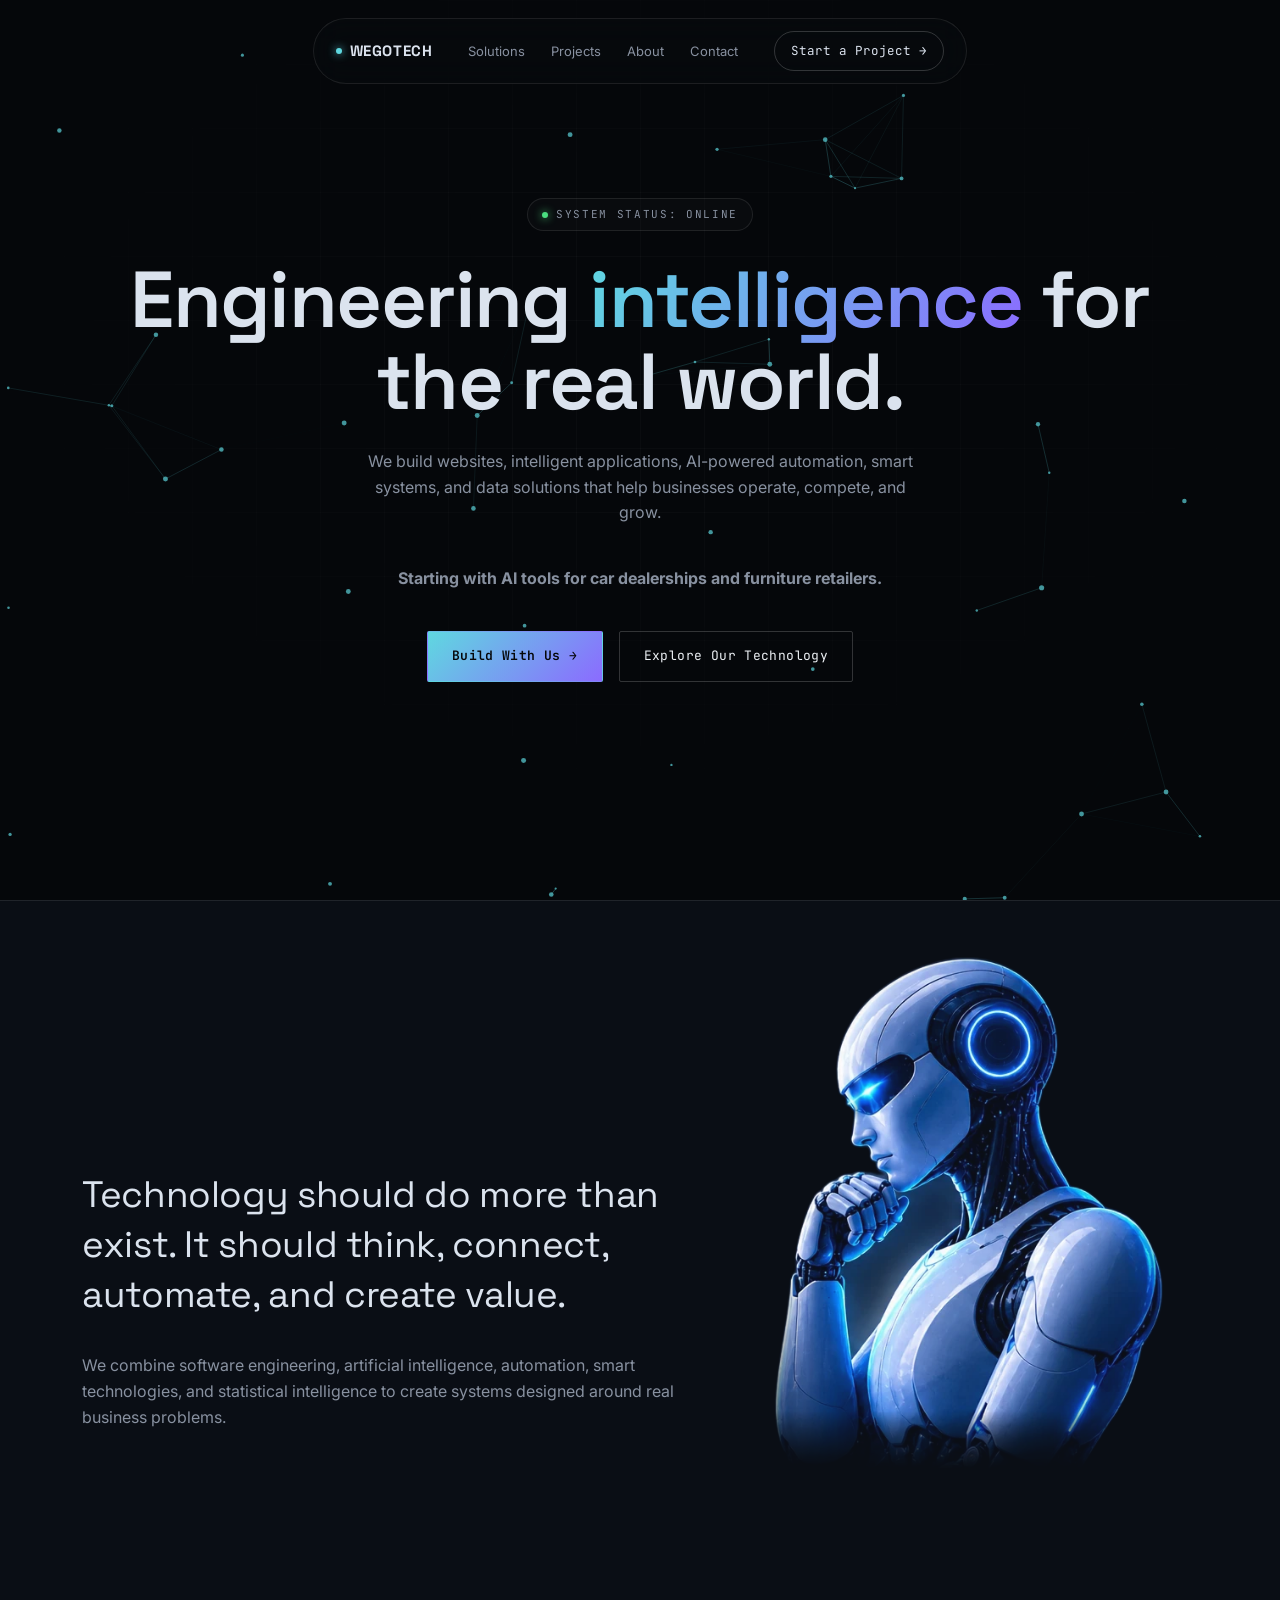
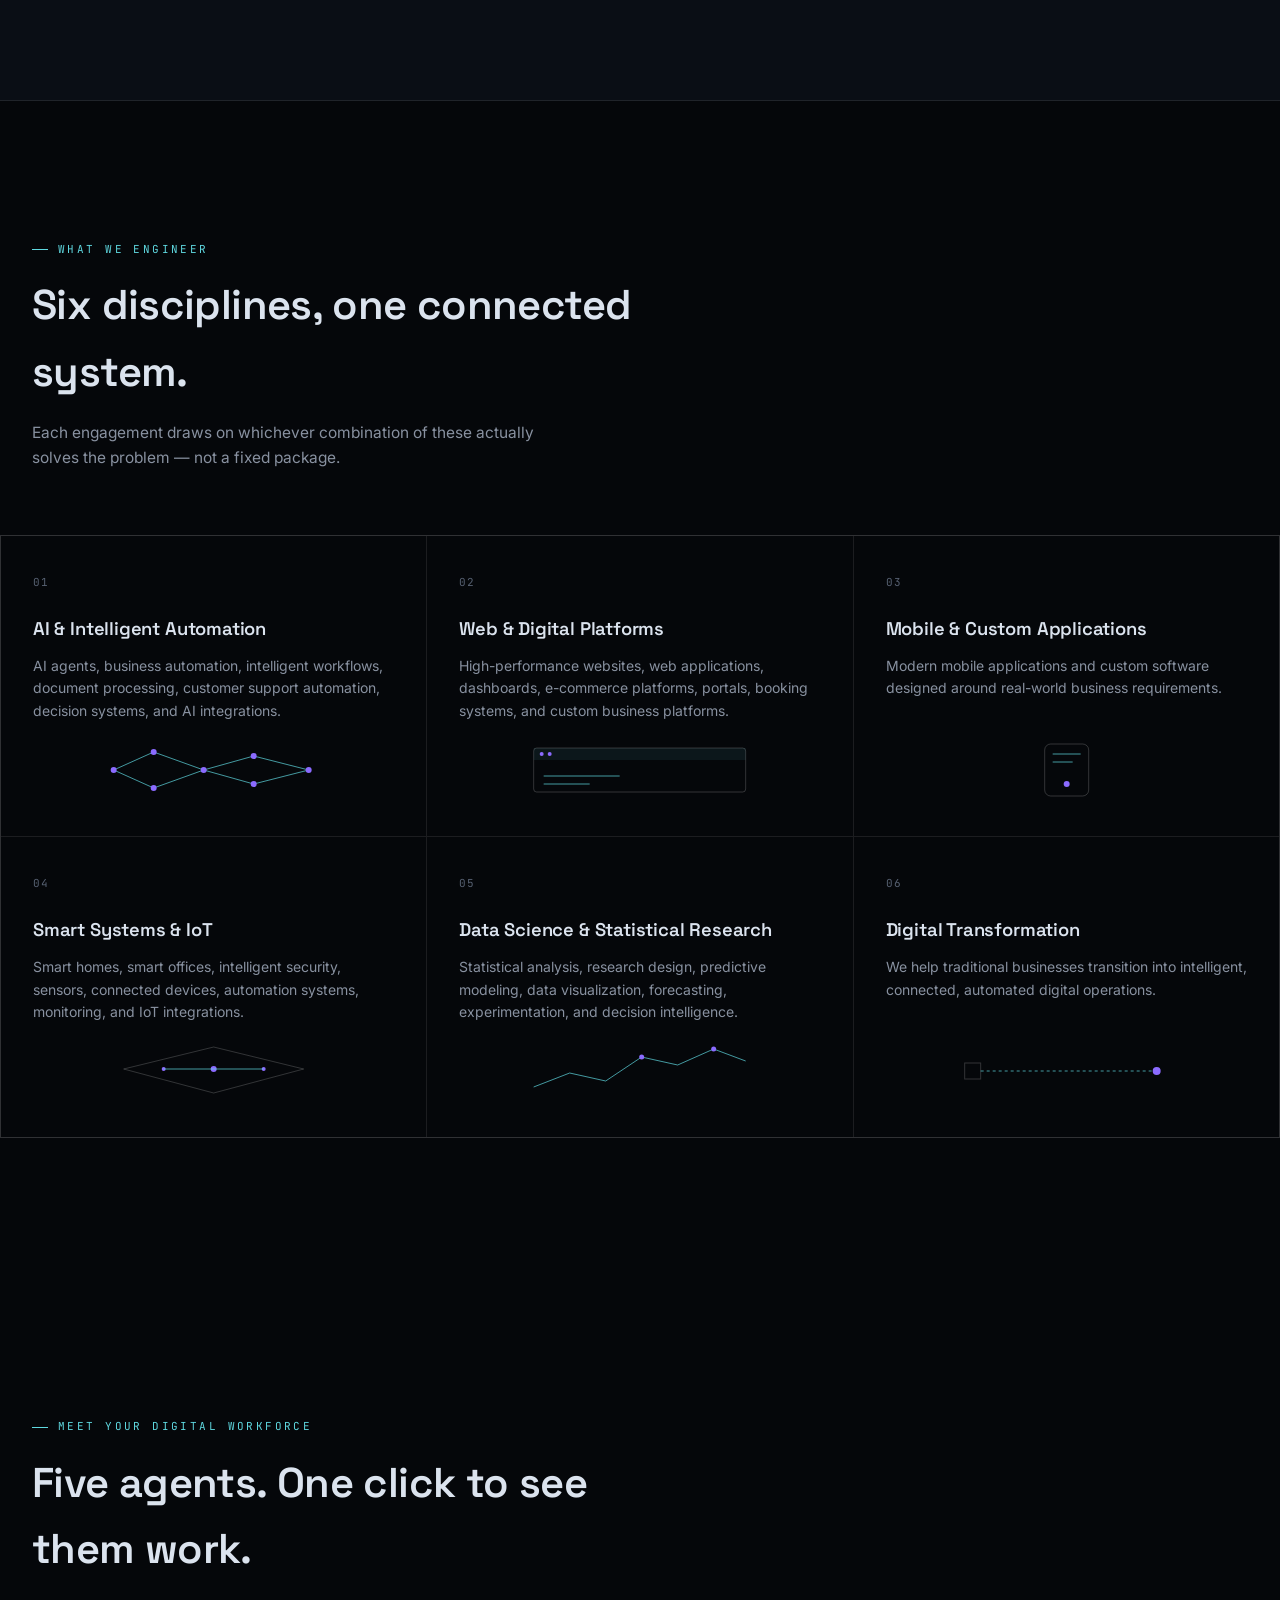
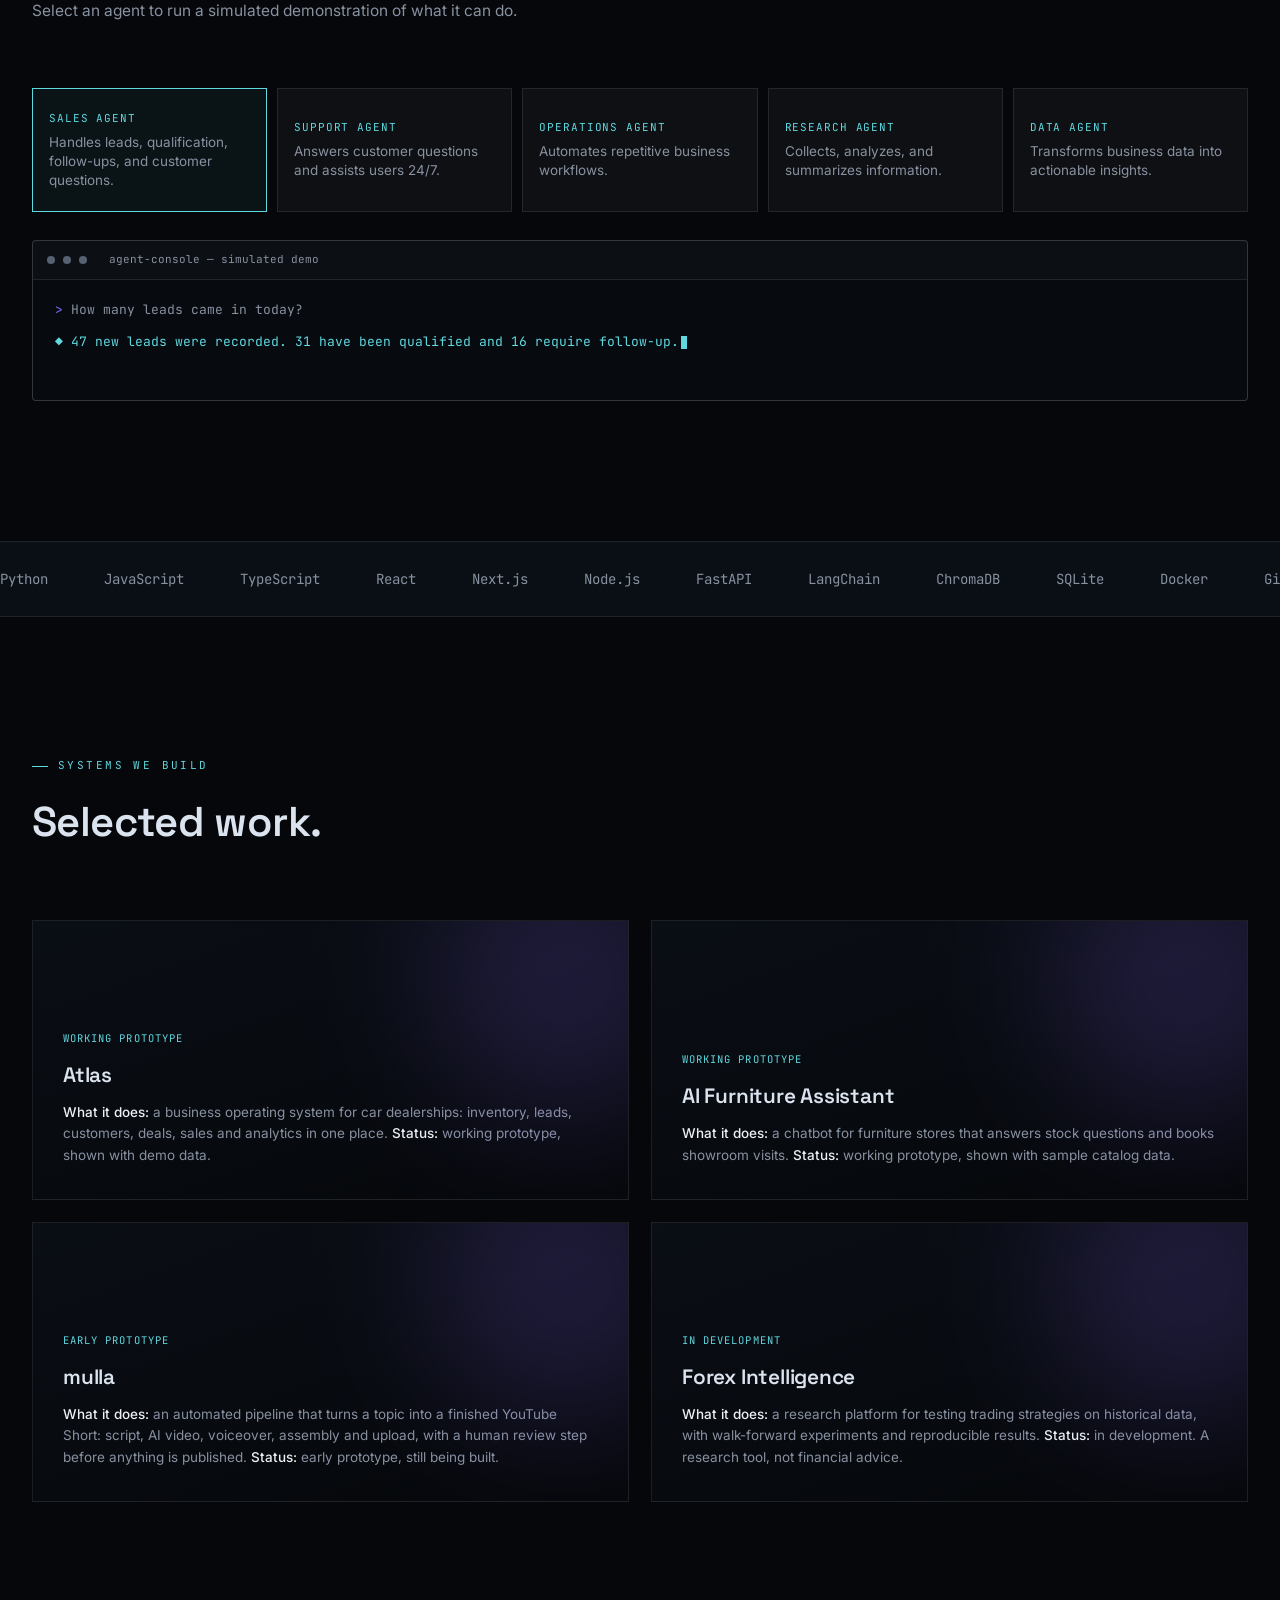
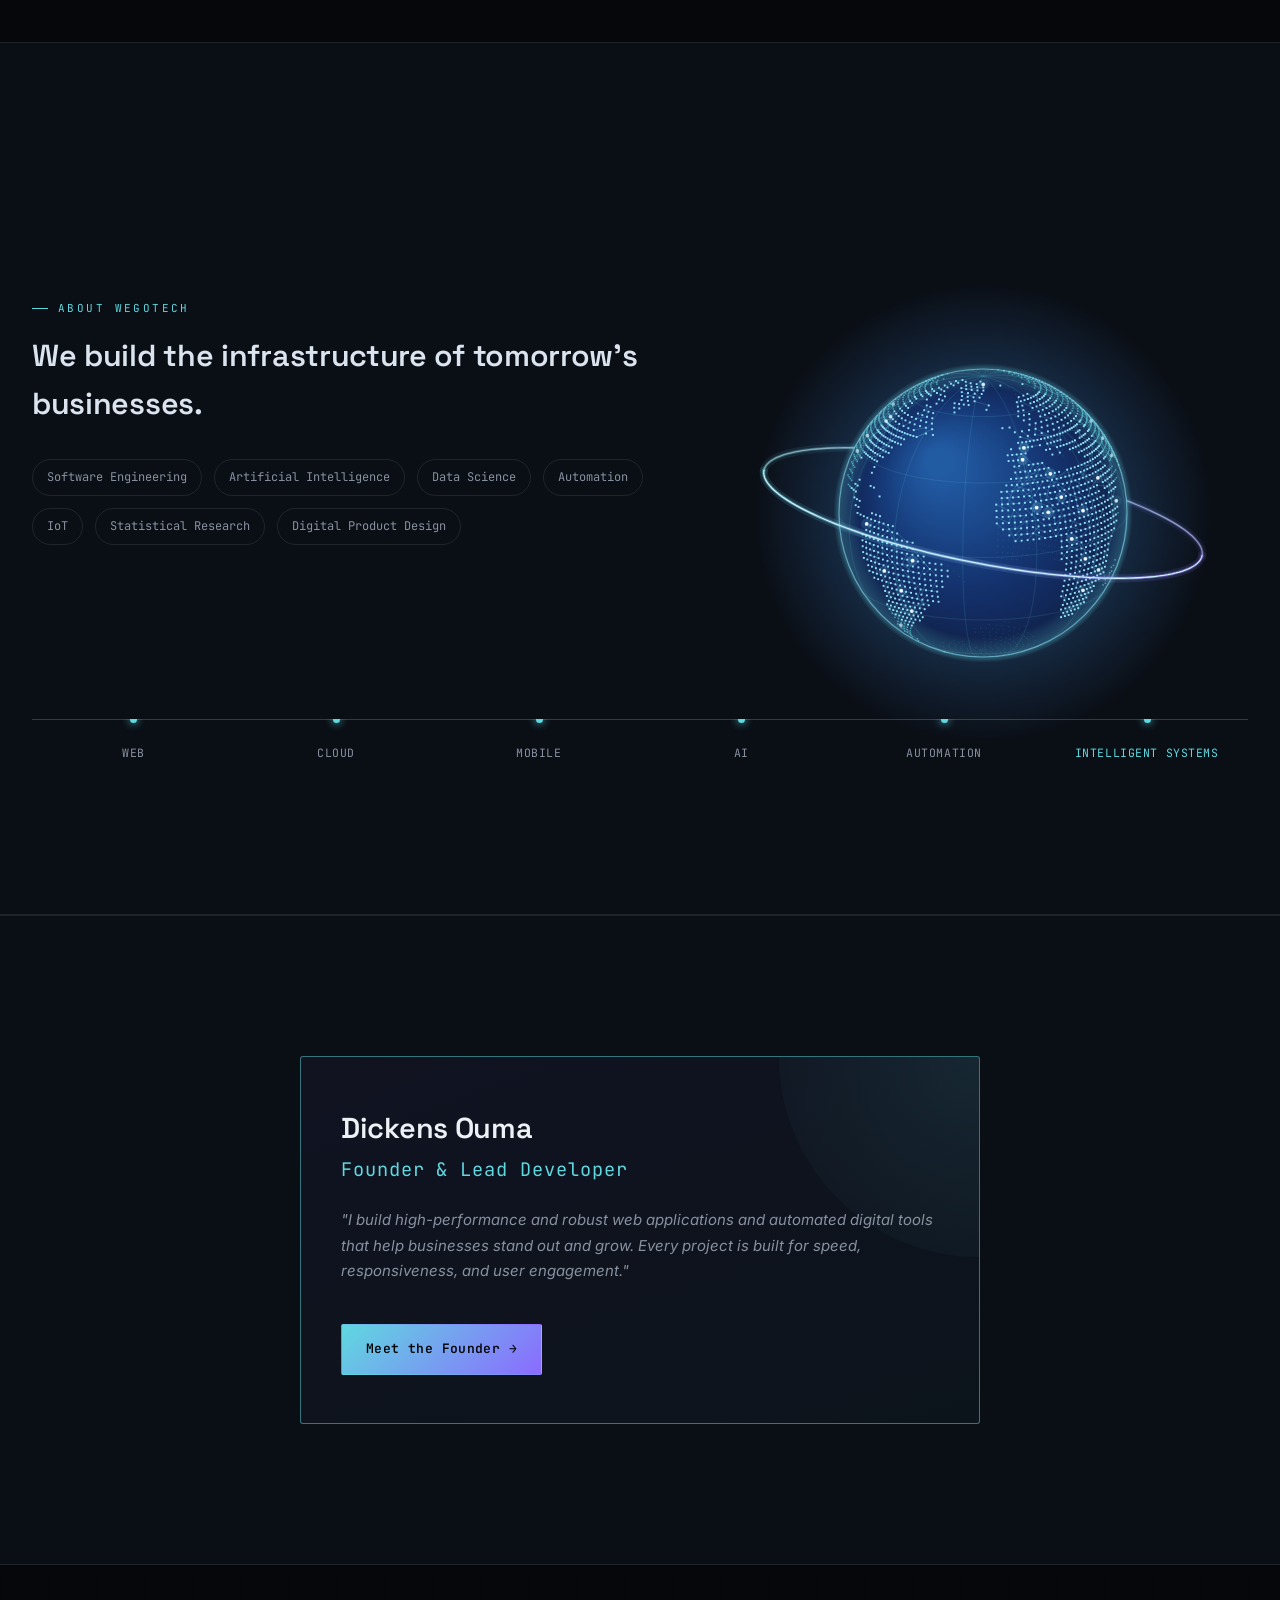
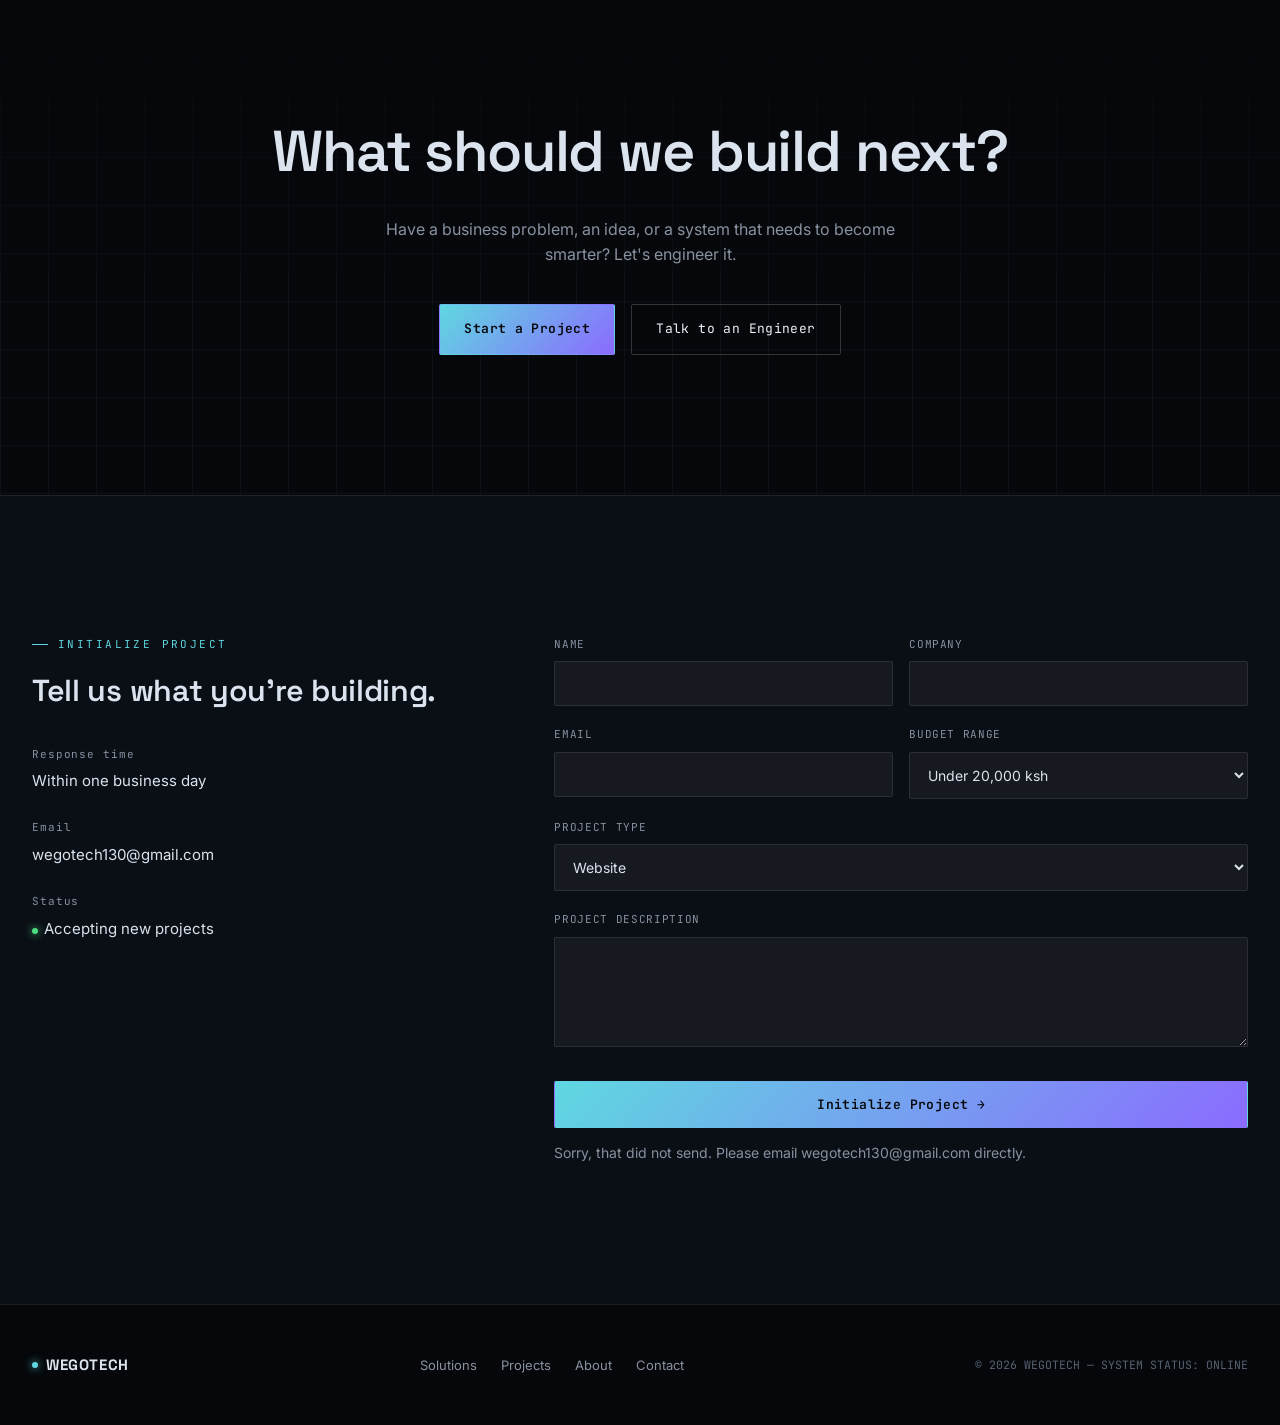
<file: index.html>
<!DOCTYPE html>
<html lang="en">
<head>
<meta charset="UTF-8">
<meta name="viewport" content="width=device-width, initial-scale=1.0">
<title>WeGoTech — Engineering Intelligence for the Real World</title>
<meta name="description" content="WeGoTech builds websites, intelligent applications, AI automation, smart systems and data solutions that help businesses operate, compete and grow.">
<meta property="og:title" content="WeGoTech — Engineering Intelligence for the Real World">
<meta property="og:description" content="AI integration, automation, software engineering, IoT and statistical research, delivered as one connected system.">
<meta property="og:type" content="website">
<link rel="preconnect" href="https://fonts.googleapis.com">
<link href="https://fonts.googleapis.com/css2?family=Space+Grotesk:wght@400;500;600;700&family=Inter:wght@400;500;600&family=JetBrains+Mono:wght@400;500&display=swap" rel="stylesheet">
<link rel="stylesheet" href="styles.css">
<link rel="stylesheet" href="styles2.css">
</head>
<body>

<div id="boot" aria-hidden="true">
  <div class="line l1">INITIALIZING SYSTEM<span>...</span></div>
  <div class="line l2">AI MODULE <span>........ ONLINE</span></div>
  <div class="line l3">DATA ENGINE <span>...... ONLINE</span></div>
  <div class="line l4">AUTOMATION <span>....... ONLINE</span></div>
  <div class="line l5">WELCOME TO WEGOTECH</div>
</div>

<header>
  <nav id="nav">
    <div class="logo"><span class="dot"></span>WEGOTECH</div>
    <div class="nav-links">
      <a href="#solutions">Solutions</a>
      <a href="#projects">Projects</a>
      <a href="#about">About</a>
      <a href="#contact">Contact</a>
    </div>
    <a href="#contact" class="nav-cta">Start a Project →</a>
  </nav>
</header>

<!-- HERO -->
<section class="hero">
  <canvas id="hero-canvas"></canvas>
  <div class="hero-grid" aria-hidden="true"></div>
  <div class="container hero-inner">
    <div class="status-pill"><span class="pulse"></span> SYSTEM STATUS: ONLINE</div>
    <h1>Engineering <span class="grad">intelligence</span> for the real world.</h1>
    <p>We build websites, intelligent applications, AI-powered automation, smart systems, and data solutions that help businesses operate, compete, and grow.</p>
    <p><strong>Starting with AI tools for car dealerships and furniture retailers.</strong></p>
    <div class="hero-ctas">
      <a href="#contact" class="btn btn-primary">Build With Us →</a>
      <a href="#solutions" class="btn btn-ghost">Explore Our Technology</a>
    </div>
  </div>
</section>

<!-- PHILOSOPHY -->
<section class="philosophy">
  <div class="container phil-grid">
    <div class="phil-text">
      <p class="lead" id="philosophy-text">Technology should do more than exist. It should think, connect, automate, and create value.</p>
      <p class="sub reveal">We combine software engineering, artificial intelligence, automation, smart technologies, and statistical intelligence to create systems designed around real business problems.</p>
    </div>
    <div class="visual-robot robot-anim" data-parallax="0.28" style="aspect-ratio:472/612" role="img" aria-label="Futuristic AI robot resting its chin on its hand, thinking">
      <img class="r-base" src="robot-base.webp" width="472" height="612" alt="" loading="lazy">
      <img class="r-fingers" src="robot-fingers.webp" alt="" loading="lazy" style="left:11.44%; top:40.20%; width:23.73%">
      <span class="r-eye-blink" style="left:16.53%; top:23.20%; width:18.64%; height:9.80%"><img class="r-eye" src="robot-eye.webp" alt="" loading="lazy"></span>
    </div>
  </div>
</section>

<!-- SERVICES -->
<section id="solutions">
  <div class="container">
    <div class="section-head reveal">
      <div class="eyebrow">What we engineer</div>
      <h2>Six disciplines, one connected system.</h2>
      <p>Each engagement draws on whichever combination of these actually solves the problem — not a fixed package.</p>
    </div>
  </div>
  <div class="services-grid reveal-stagger" id="services-grid">
    <div class="service-card">
      <div class="num">01</div>
      <h3>AI &amp; Intelligent Automation</h3>
      <p>AI agents, business automation, intelligent workflows, document processing, customer support automation, decision systems, and AI integrations.</p>
      <div class="viz"><svg viewBox="0 0 220 56"><g class="net-viz"></g></svg></div>
    </div>
    <div class="service-card">
      <div class="num">02</div>
      <h3>Web &amp; Digital Platforms</h3>
      <p>High-performance websites, web applications, dashboards, e-commerce platforms, portals, booking systems, and custom business platforms.</p>
      <div class="viz"><svg viewBox="0 0 220 56"><rect x="4" y="6" width="212" height="44" rx="3" fill="none" stroke="var(--line-bright)"/><rect x="4" y="6" width="212" height="12" fill="rgba(95,216,224,0.08)"/><circle class="viz-dot" cx="12" cy="12" r="2"/><circle class="viz-dot" cx="20" cy="12" r="2" fill="var(--cyan)"/><line class="viz-line" x1="14" y1="34" x2="90" y2="34"/><line class="viz-line" x1="14" y1="42" x2="60" y2="42"/></svg></div>
    </div>
    <div class="service-card">
      <div class="num">03</div>
      <h3>Mobile &amp; Custom Applications</h3>
      <p>Modern mobile applications and custom software designed around real-world business requirements.</p>
      <div class="viz"><svg viewBox="0 0 220 56"><rect x="88" y="2" width="44" height="52" rx="6" fill="none" stroke="var(--line-bright)"/><line class="viz-line" x1="96" y1="12" x2="124" y2="12"/><line class="viz-line" x1="96" y1="20" x2="116" y2="20"/><circle class="viz-dot" cx="110" cy="42" r="3"/></svg></div>
    </div>
    <div class="service-card">
      <div class="num">04</div>
      <h3>Smart Systems &amp; IoT</h3>
      <p>Smart homes, smart offices, intelligent security, sensors, connected devices, automation systems, monitoring, and IoT integrations.</p>
      <div class="viz"><svg viewBox="0 0 220 56"><polygon points="110,4 200,26 110,50 20,26" fill="none" stroke="var(--line-bright)"/><circle class="viz-dot" cx="110" cy="26" r="3"/><circle class="viz-dot" cx="60" cy="26" r="2" fill="var(--cyan)"/><circle class="viz-dot" cx="160" cy="26" r="2" fill="var(--cyan)"/><line class="viz-line" x1="110" y1="26" x2="60" y2="26"/><line class="viz-line" x1="110" y1="26" x2="160" y2="26"/></svg></div>
    </div>
    <div class="service-card">
      <div class="num">05</div>
      <h3>Data Science &amp; Statistical Research</h3>
      <p>Statistical analysis, research design, predictive modeling, data visualization, forecasting, experimentation, and decision intelligence.</p>
      <div class="viz"><svg viewBox="0 0 220 56"><polyline class="viz-line" points="4,44 40,30 76,38 112,14 148,22 184,6 216,18"/><circle class="viz-dot" cx="112" cy="14" r="2.5"/><circle class="viz-dot" cx="184" cy="6" r="2.5"/></svg></div>
    </div>
    <div class="service-card">
      <div class="num">06</div>
      <h3>Digital Transformation</h3>
      <p>We help traditional businesses transition into intelligent, connected, automated digital operations.</p>
      <div class="viz"><svg viewBox="0 0 220 56"><rect x="8" y="20" width="16" height="16" fill="none" stroke="var(--line-bright)"/><line class="viz-line" x1="24" y1="28" x2="196" y2="28" stroke-dasharray="3 3"/><circle class="viz-dot" cx="200" cy="28" r="4"/></svg></div>
    </div>
  </div>
</section>

<!-- AGENTS -->
<section id="agents">
  <div class="container">
    <div class="section-head reveal">
      <div class="eyebrow">Meet your digital workforce</div>
      <h2>Five agents. One click to see them work.</h2>
      <p>Select an agent to run a simulated demonstration of what it can do.</p>
    </div>
    <div class="agents-grid reveal-stagger" id="agents-grid">
      <button class="agent-btn active" data-agent="0"><div class="a-name">SALES AGENT</div><div class="a-role">Handles leads, qualification, follow-ups, and customer questions.</div></button>
      <button class="agent-btn" data-agent="1"><div class="a-name">SUPPORT AGENT</div><div class="a-role">Answers customer questions and assists users 24/7.</div></button>
      <button class="agent-btn" data-agent="2"><div class="a-name">OPERATIONS AGENT</div><div class="a-role">Automates repetitive business workflows.</div></button>
      <button class="agent-btn" data-agent="3"><div class="a-name">RESEARCH AGENT</div><div class="a-role">Collects, analyzes, and summarizes information.</div></button>
      <button class="agent-btn" data-agent="4"><div class="a-name">DATA AGENT</div><div class="a-role">Transforms business data into actionable insights.</div></button>
    </div>
    <div class="terminal reveal">
      <div class="terminal-bar"><span class="dot"></span><span class="dot"></span><span class="dot"></span>&nbsp;&nbsp;agent-console — simulated demo</div>
      <div class="terminal-body" id="terminal-body"></div>
    </div>
  </div>
</section>

<!-- STACK -->
<div class="marquee">
  <div class="marquee-track" id="marquee-track"></div>
</div>

<!-- PROJECTS -->
<section id="projects">
  <div class="container">
    <div class="section-head reveal">
      <div class="eyebrow">Systems we build</div>
      <h2>Selected work.</h2>
    </div>
    <div class="projects-grid reveal-stagger">
      <div class="project-card"><div class="p-glow"></div><div class="p-tag">Working prototype</div><h3>Atlas</h3><div class="p-meta"><b>What it does:</b> a business operating system for car dealerships: inventory, leads, customers, deals, sales and analytics in one place. <b>Status:</b> working prototype, shown with demo data.</div></div>
      <!-- When Atlas is deployed, add: <a class="shimmer-link" href="LIVE_URL">View live demo →</a> inside the card above -->
      <div class="project-card"><div class="p-glow"></div><div class="p-tag">Working prototype</div><h3>AI Furniture Assistant</h3><div class="p-meta"><b>What it does:</b> a chatbot for furniture stores that answers stock questions and books showroom visits. <b>Status:</b> working prototype, shown with sample catalog data.</div></div>
      <div class="project-card"><div class="p-glow"></div><div class="p-tag">Early prototype</div><h3>mulla</h3><div class="p-meta"><b>What it does:</b> an automated pipeline that turns a topic into a finished YouTube Short: script, AI video, voiceover, assembly and upload, with a human review step before anything is published. <b>Status:</b> early prototype, still being built.</div></div>
      <div class="project-card"><div class="p-glow"></div><div class="p-tag">In development</div><h3>Forex Intelligence</h3><div class="p-meta"><b>What it does:</b> a research platform for testing trading strategies on historical data, with walk-forward experiments and reproducible results. <b>Status:</b> in development. A research tool, not financial advice.</div></div>
    </div>
  </div>
</section>

<!-- ABOUT -->
<section id="about" class="about">
  <div class="container">
    <div class="about-grid">
    <div class="reveal">
      <div class="eyebrow">About WeGoTech</div>
      <h2 class="about-lead" style="margin-top:14px;">We build the infrastructure of tomorrow's businesses.</h2>
      <div class="about-list">
        <span>Software Engineering</span><span>Artificial Intelligence</span><span>Data Science</span>
        <span>Automation</span><span>IoT</span><span>Statistical Research</span><span>Digital Product Design</span>
      </div>
    </div>
    <canvas id="globe-canvas" data-parallax="0.22" class="visual-globe globe-canvas" width="600" height="600" role="img" aria-label="Rotating digital globe connected by a network of light">
      <img src="wegotech-globe.webp" alt="Glowing digital globe connected by a network of light">
    </canvas>
    </div>
    <div class="timeline reveal">
      <div class="t-step"><span>WEB</span></div>
      <div class="t-step"><span>CLOUD</span></div>
      <div class="t-step"><span>MOBILE</span></div>
      <div class="t-step"><span>AI</span></div>
      <div class="t-step"><span>AUTOMATION</span></div>
      <div class="t-step"><span>INTELLIGENT SYSTEMS</span></div>
    </div>
  </div>
</section>

<!-- FOUNDER -->
<section class="founder-section">
  <div class="container">
    <div class="founder-card reveal">
      <div class="founder-content">
        <h2 class="founder-title">Dickens Ouma<span class="role">Founder &amp; Lead Developer</span></h2>
        <p class="founder-quote">"I build high-performance and robust web applications and automated digital tools that help businesses stand out and grow. Every project is built for speed, responsiveness, and user engagement."</p>
        <a href="https://devdickie.netlify.app" target="_blank" rel="noopener noreferrer" class="btn btn-primary">Meet the Founder →</a>
      </div>
    </div>
  </div>
</section>

<!-- FINAL CTA -->
<section class="final-cta">
  <div class="final-grid" aria-hidden="true"></div>
  <div class="container reveal">
    <h2>What should we build next?</h2>
    <p>Have a business problem, an idea, or a system that needs to become smarter? Let's engineer it.</p>
    <div class="hero-ctas">
      <a href="#contact" class="btn btn-primary">Start a Project</a>
      <a href="#contact" class="btn btn-ghost">Talk to an Engineer</a>
    </div>
  </div>
</section>

<!-- CONTACT -->
<section id="contact" class="contact">
  <div class="container">
    <div class="contact-grid">
      <div class="contact-side reveal">
        <div class="eyebrow">Initialize project</div>
        <h2 style="font-size:1.9rem; margin:14px 0 30px;">Tell us what you're building.</h2>
        <div class="cs-label">Response time</div>
        <div class="cs-value">Within one business day</div>
        <div class="cs-label">Email</div>
        <div class="cs-value">wegotech130@gmail.com</div>
        <div class="cs-label">Status</div>
        <div class="cs-value"><span class="pulse" style="display:inline-block; margin-right:6px;"></span>Accepting new projects</div>
      </div>
      <div class="reveal">
        <form id="contact-form" name="contact" method="POST" action="/" data-netlify="true" netlify-honeypot="bot-field">
          <input type="hidden" name="form-name" value="contact">
          <p hidden><label>Leave this empty: <input name="bot-field"></label></p>
          <div class="field-row">
            <div class="field"><label for="f-name">Name</label><input id="f-name" name="name" type="text" required></div>
            <div class="field"><label for="f-company">Company</label><input id="f-company" name="company" type="text"></div>
          </div>
          <div class="field-row">
            <div class="field"><label for="f-email">Email</label><input id="f-email" name="email" type="email" required></div>
            <div class="field"><label for="f-budget">Budget range</label>
              <select id="f-budget" name="budget">
                <option>Under 20,000 ksh</option><option>20,000 ksh – 75,000 ksh</option>
                <option>75,000 ksh – 175,000 ksh</option><option>175,000 ksh+</option><option>Not sure yet</option>
              </select>
            </div>
          </div>
          <div class="field">
            <label for="f-type">Project type</label>
            <select id="f-type" name="type">
              <option>Website</option><option>AI Integration</option><option>AI Automation</option>
              <option>Mobile App</option><option>Smart Home / IoT</option><option>Data Science</option>
              <option>Statistical Research</option><option>Custom Software</option><option>Other</option>
            </select>
          </div>
          <div class="field"><label for="f-desc">Project description</label><textarea id="f-desc" name="description" required></textarea></div>
          <button type="submit" class="btn btn-primary" style="width:100%; justify-content:center; margin-top:6px;">Initialize Project →</button>
        </form>
        <div id="form-error" class="hidden" role="alert" style="margin-top:14px;color:var(--muted);font-size:14px;">Sorry, that did not send. Please email wegotech130@gmail.com directly.</div>
        <div id="confirm" class="hidden">
          <div class="c-title">TRANSMISSION RECEIVED</div>
          <h3>Project request registered.</h3>
          <p>SYSTEM STATUS: request logged — we'll respond within one business day.</p>
        </div>
      </div>
    </div>
  </div>
</section>

<footer>
  <div class="container footer-inner">
    <div class="logo"><span class="dot"></span>WEGOTECH</div>
    <div class="f-links"><a href="#solutions">Solutions</a><a href="#projects">Projects</a><a href="#about">About</a><a href="#contact">Contact</a></div>
    <div class="f-copy">© 2026 WEGOTECH — SYSTEM STATUS: ONLINE</div>
  </div>
</footer>

<script src="script.js"></script>
<script src="globe.js"></script>
</body>
</html>
</file>
<file: styles.css>
:root{
  --bg:#05070a;
  --bg2:#0a0e15;
  --bg3:#0d1420;
  --panel: rgba(255,255,255,0.035);
  --line: rgba(255,255,255,0.09);
  --line-bright: rgba(255,255,255,0.18);
  --cyan:#5fd8e0;
  --cyan-dim: rgba(95,216,224,0.5);
  --violet:#8b6bff;
  --violet-dim: rgba(139,107,255,0.5);
  --white:#edf1f5;
  --text:#dbe3ee;
  --muted:#8891a0;
  --muted-dim:#576172;
  --font-display:'Space Grotesk', sans-serif;
  --font-body:'Inter', sans-serif;
  --font-mono:'JetBrains Mono', monospace;
  --radius: 3px;
  --ease: cubic-bezier(.16,.8,.24,1);
}
*{margin:0;padding:0;box-sizing:border-box;}
html{scroll-behavior:smooth;}
body{
  background:var(--bg);
  color:var(--text);
  font-family:var(--font-body);
  line-height:1.6;
  overflow-x:hidden;
  -webkit-font-smoothing:antialiased;
}
::selection{background:var(--violet); color:#fff;}
a{color:inherit; text-decoration:none;}
img{max-width:100%; display:block;}
.container{max-width:1280px; margin:0 auto; padding:0 32px;}
.eyebrow{
  font-family:var(--font-mono);
  font-size:11px;
  letter-spacing:.22em;
  text-transform:uppercase;
  color:var(--cyan);
  display:flex; align-items:center; gap:10px;
}
.eyebrow::before{content:''; width:16px; height:1px; background:var(--cyan);}
h1,h2,h3,h4{font-family:var(--font-display); font-weight:600; letter-spacing:-0.01em;}
section{position:relative; padding:140px 0;}
@media (max-width: 780px){ section{padding:88px 0;} .container{padding:0 20px;} }

/* ---------- reduced motion ---------- */
@media (prefers-reduced-motion: reduce){
  *{animation-duration:0.001ms !important; animation-iteration-count:1 !important; transition-duration:0.001ms !important; scroll-behavior:auto !important;}
}

/* ---------- boot loader ---------- */
#boot{
  position:fixed; inset:0; background:var(--bg); z-index:9999;
  display:flex; flex-direction:column; align-items:center; justify-content:center;
  font-family:var(--font-mono); color:var(--muted); font-size:12px; letter-spacing:.08em;
  transition:opacity .6s var(--ease), visibility .6s var(--ease);
}
#boot.hide{opacity:0; visibility:hidden; pointer-events:none;}
#boot .line{margin:3px 0; opacity:0; animation:fadeIn .4s forwards;}
#boot .line span{color:var(--cyan);}
#boot .l1{animation-delay:.05s;} #boot .l2{animation-delay:.35s;} #boot .l3{animation-delay:.65s;}
#boot .l4{animation-delay:.95s;} #boot .l5{animation-delay:1.3s; color:var(--white); font-size:14px; letter-spacing:.15em;}
@keyframes fadeIn{to{opacity:1;}}

/* ---------- nav ---------- */
header{
  position:fixed; top:18px; left:0; right:0; z-index:500;
  display:flex; justify-content:center;
}
nav{
  display:flex; align-items:center; gap:36px;
  padding:12px 22px;
  background:rgba(8,11,16,0.55);
  border:1px solid var(--line);
  border-radius:40px;
  backdrop-filter:blur(16px);
  -webkit-backdrop-filter:blur(16px);
  transition:background .3s, border-color .3s;
  max-width:calc(100vw - 32px);
}
nav.scrolled{background:rgba(8,11,16,0.85); border-color:var(--line-bright);}
.logo{font-family:var(--font-display); font-weight:700; font-size:15px; letter-spacing:.04em; display:flex; align-items:center; gap:8px;}
.logo .dot{width:6px; height:6px; border-radius:50%; background:var(--cyan); box-shadow:0 0 8px var(--cyan);}
.nav-links{display:flex; gap:26px; font-size:13px; color:var(--muted);}
.nav-links a{position:relative; transition:color .2s;}
.nav-links a:hover{color:var(--white);}
.nav-cta{
  font-size:12.5px; font-family:var(--font-mono); padding:9px 16px;
  border:1px solid var(--line-bright); border-radius:30px; white-space:nowrap;
  transition:border-color .2s, background .2s;
}
.nav-cta:hover{border-color:var(--cyan); background:rgba(95,216,224,0.08);}
.nav-toggle{display:none;}
@media (max-width: 900px){
  .nav-links{display:none;}
  nav{gap:16px;}
}

/* ---------- buttons ---------- */
.btn{
  display:inline-flex; align-items:center; gap:10px;
  font-family:var(--font-mono); font-size:13px; letter-spacing:.03em;
  padding:14px 24px; border-radius:2px; cursor:pointer; border:1px solid transparent;
  transition:transform .25s var(--ease), box-shadow .25s, border-color .25s, background .25s;
}
.btn-primary{background:linear-gradient(135deg, var(--cyan), var(--violet)); color:#050608; font-weight:600;}
.btn-primary:hover{transform:translateY(-2px); box-shadow:0 10px 30px -8px rgba(95,216,224,0.4);}
.btn-ghost{border-color:var(--line-bright); color:var(--white);}
.btn-ghost:hover{border-color:var(--cyan); color:var(--cyan); transform:translateY(-2px);}

/* ---------- shimmer link ---------- */
.shimmer-link{
  position:relative; display:inline-flex; align-items:center; justify-content:center;
  padding:12px 28px; color:var(--cyan); font-family:var(--font-mono); font-size:13px; font-weight:600;
  text-decoration:none; border:2px solid var(--cyan); border-radius:var(--radius);
  background-color:var(--bg); overflow:hidden; cursor:pointer;
  transition:color .3s var(--ease), border-color .3s var(--ease), background-color .3s var(--ease), transform .2s var(--ease);
}
.shimmer-link::before{
  content:''; position:absolute; top:0; left:-100%; width:100%; height:100%;
  background:linear-gradient(90deg, transparent 0%, rgba(255,255,255,0.3) 50%, transparent 100%);
  transition:left .6s cubic-bezier(.4,0,.2,1);
}
.shimmer-link:hover::before{left:100%;}
.shimmer-link:hover{color:var(--white); background-color:var(--cyan); border-color:var(--cyan); transform:translateY(-2px);}
.shimmer-link:active{transform:translateY(0) scale(0.98);}
@media (prefers-reduced-motion: reduce){
  .shimmer-link::before{display:none;}
  .shimmer-link{transition:none;}
}

/* ---------- hero ---------- */
.hero{
  min-height:100vh; display:flex; align-items:center; position:relative;
  padding-top:120px; overflow:hidden;
}
#hero-canvas{position:absolute; inset:0; width:100%; height:100%; opacity:0.85;}
.hero-grid{
  position:absolute; inset:0;
  background-image:linear-gradient(rgba(255,255,255,0.025) 1px, transparent 1px), linear-gradient(90deg, rgba(255,255,255,0.025) 1px, transparent 1px);
  background-size:64px 64px;
  mask-image:radial-gradient(ellipse 70% 70% at 50% 40%, black 20%, transparent 75%);
}
.hero-inner{position:relative; z-index:2; text-align:center; width:100%;}
.status-pill{
  display:inline-flex; align-items:center; gap:8px; margin-bottom:28px;
  font-family:var(--font-mono); font-size:11px; letter-spacing:.15em; color:var(--muted);
  border:1px solid var(--line); padding:7px 14px; border-radius:20px; background:rgba(255,255,255,0.02);
}
.pulse{width:6px; height:6px; border-radius:50%; background:#4ade80; box-shadow:0 0 8px #4ade80; animation:pulse 2s infinite;}
@keyframes pulse{0%,100%{opacity:1;} 50%{opacity:.35;}}
.hero h1{
  font-size:clamp(2.4rem, 6.2vw, 5.4rem); line-height:1.03; letter-spacing:-0.02em;
  max-width:1100px; margin:0 auto 26px;
}
.hero h1 .grad{background:linear-gradient(120deg, var(--cyan), var(--violet)); -webkit-background-clip:text; background-clip:text; color:transparent;}
.hero p{
  max-width:560px; margin:0 auto 40px; color:var(--muted); font-size:16px;
}
.hero-ctas{display:flex; gap:16px; justify-content:center; flex-wrap:wrap;}
@media (max-width:600px){ .hero{padding-top:100px;} }

/* ---------- reveal utility ---------- */
.reveal{opacity:0; transform:translateY(28px); transition:opacity .8s var(--ease), transform .8s var(--ease);}
.reveal.in{opacity:1; transform:translateY(0);}
.reveal-stagger > *{opacity:0; transform:translateY(24px); transition:opacity .7s var(--ease), transform .7s var(--ease);}
.reveal-stagger.in > *{opacity:1; transform:translateY(0);}
.reveal-stagger.in > *:nth-child(1){transition-delay:.03s;}
.reveal-stagger.in > *:nth-child(2){transition-delay:.09s;}
.reveal-stagger.in > *:nth-child(3){transition-delay:.15s;}
.reveal-stagger.in > *:nth-child(4){transition-delay:.21s;}
.reveal-stagger.in > *:nth-child(5){transition-delay:.27s;}
.reveal-stagger.in > *:nth-child(6){transition-delay:.33s;}

/* ---------- section heads ---------- */
.section-head{max-width:640px; margin-bottom:64px;}
.section-head h2{font-size:clamp(1.7rem, 3.4vw, 2.6rem); margin-top:14px; letter-spacing:-0.015em;}
.section-head p{color:var(--muted); margin-top:16px; font-size:15.5px; max-width:520px;}
.section-head.center{margin-left:auto; margin-right:auto; text-align:center;}
.section-head.center .eyebrow{justify-content:center;}
.section-head.center .eyebrow::before{display:none;}

/* ---------- philosophy ---------- */
.philosophy{background:var(--bg2); border-top:1px solid var(--line); border-bottom:1px solid var(--line);}
.philosophy .container{max-width:920px; text-align:center;}
.philosophy .lead{
  font-family:var(--font-display); font-size:clamp(1.5rem,3.4vw,2.3rem); line-height:1.35; letter-spacing:-0.01em;
}
.philosophy .lead span{opacity:0.18; transition:opacity .5s;}
.philosophy .lead span.on{opacity:1;}
.philosophy .sub{color:var(--muted); margin-top:34px; font-size:16px; max-width:640px; margin-left:auto; margin-right:auto;}

/* ---------- services ---------- */
.services-grid{display:grid; grid-template-columns:repeat(3,1fr); gap:1px; background:var(--line); border:1px solid var(--line);}
@media (max-width:980px){ .services-grid{grid-template-columns:repeat(2,1fr);} }
@media (max-width:640px){ .services-grid{grid-template-columns:1fr;} }
.service-card{
  background:var(--bg); padding:38px 32px; position:relative; overflow:hidden; min-height:260px;
  display:flex; flex-direction:column; transition:background .3s;
}
.service-card:hover{background:var(--bg2);}
.service-card .num{font-family:var(--font-mono); font-size:11px; color:var(--muted-dim); letter-spacing:.1em;}
.service-card h3{font-size:1.15rem; margin-top:22px; margin-bottom:12px;}
.service-card p{color:var(--muted); font-size:14px; flex:1;}
.service-card .viz{height:56px; margin-top:20px; position:relative;}
.service-card .viz svg{width:100%; height:100%;}
.service-card .viz-line{stroke:var(--cyan); stroke-width:1; fill:none; opacity:.7;}
.service-card .viz-dot{fill:var(--violet);}

/* ---------- ecosystem ---------- */
.ecosystem{background:var(--bg3);}
.radial-wrap{position:relative; width:100%; max-width:640px; aspect-ratio:1/1; margin:0 auto;}
.radial-center{
  position:absolute; top:50%; left:50%; transform:translate(-50%,-50%);
  width:132px; height:132px; border-radius:50%;
  background:radial-gradient(circle at 35% 30%, rgba(139,107,255,0.35), rgba(5,7,10,0.9));
  border:1px solid var(--line-bright);
  display:flex; align-items:center; justify-content:center; text-align:center;
  font-family:var(--font-mono); font-size:11px; letter-spacing:.08em; color:var(--white);
  box-shadow:0 0 60px -10px rgba(139,107,255,0.4);
  z-index:3;
}
.radial-ring{position:absolute; inset:0; border:1px dashed var(--line); border-radius:50%;}
.radial-node{
  position:absolute; width:74px; height:74px; margin:-37px 0 0 -37px;
  border-radius:50%; background:rgba(255,255,255,0.03); border:1px solid var(--line);
  display:flex; align-items:center; justify-content:center; text-align:center;
  font-family:var(--font-mono); font-size:10px; letter-spacing:.03em; color:var(--muted);
  cursor:pointer; transition:all .3s var(--ease); z-index:2; padding:4px;
}
.radial-node:hover, .radial-node.active{
  background:rgba(95,216,224,0.1); border-color:var(--cyan); color:var(--white);
  box-shadow:0 0 24px -4px rgba(95,216,224,0.5); transform:scale(1.08);
}
#ecosystem-svg{position:absolute; inset:0; width:100%; height:100%; z-index:1;}
#ecosystem-svg line{stroke:var(--line-bright); stroke-width:1; opacity:.4; transition:opacity .3s, stroke .3s;}
#ecosystem-svg line.active{stroke:var(--cyan); opacity:1;}
.eco-readout{
  font-family:var(--font-mono); font-size:12.5px; color:var(--muted); text-align:center; margin-top:36px; min-height:20px;
}
.eco-readout span{color:var(--cyan);}

/* ---------- process ---------- */
.process-list{border-top:1px solid var(--line);}
.process-item{
  display:grid; grid-template-columns:90px 1fr 1.4fr; gap:32px; padding:34px 0;
  border-bottom:1px solid var(--line); align-items:start;
}
@media (max-width:780px){ .process-item{grid-template-columns:50px 1fr; } .process-item .p-desc{grid-column:1/-1;} }
.process-item .p-num{font-family:var(--font-mono); color:var(--muted-dim); font-size:13px; padding-top:4px;}
.process-item h3{font-size:1.1rem;}
.process-item p{color:var(--muted); font-size:14.5px;}

/* ---------- control center ---------- */
.control{background:var(--bg2); border-top:1px solid var(--line); border-bottom:1px solid var(--line);}
.control-note{font-family:var(--font-mono); font-size:11px; color:var(--muted-dim); letter-spacing:.05em; margin-top:8px;}
.stat-grid{display:grid; grid-template-columns:repeat(3,1fr); gap:1px; background:var(--line); border:1px solid var(--line); margin-top:48px;}
@media (max-width:780px){ .stat-grid{grid-template-columns:repeat(2,1fr);} }
@media (max-width:480px){ .stat-grid{grid-template-columns:1fr;} }
.stat{background:var(--bg2); padding:30px 26px;}
.stat .stat-label{font-family:var(--font-mono); font-size:10.5px; letter-spacing:.1em; color:var(--muted); text-transform:uppercase;}
.stat .stat-value{font-family:var(--font-display); font-size:2.1rem; margin-top:10px; color:var(--white);}
.stat .stat-value .unit{font-size:1rem; color:var(--muted); margin-left:4px;}
.stat-bar{height:3px; background:rgba(255,255,255,0.06); margin-top:14px; border-radius:2px; overflow:hidden;}
.stat-bar i{display:block; height:100%; background:linear-gradient(90deg,var(--cyan),var(--violet)); width:0%; transition:width 1.4s var(--ease);}

/* ---------- agents ---------- */
.agents-grid{display:grid; grid-template-columns:repeat(5,1fr); gap:10px; margin-top:20px;}
@media (max-width:980px){ .agents-grid{grid-template-columns:repeat(3,1fr);} }
@media (max-width:600px){ .agents-grid{grid-template-columns:repeat(2,1fr);} }
.agent-btn{
  border:1px solid var(--line); background:var(--panel); padding:22px 16px; text-align:left;
  cursor:pointer; transition:all .25s var(--ease); color:var(--white); font-family:inherit;
}
.agent-btn:hover, .agent-btn.active{border-color:var(--cyan); background:rgba(95,216,224,0.06);}
.agent-btn .a-name{font-family:var(--font-mono); font-size:11px; letter-spacing:.08em; color:var(--cyan);}
.agent-btn .a-role{font-size:13.5px; margin-top:8px; color:var(--muted); line-height:1.4;}
.terminal{
  margin-top:28px; border:1px solid var(--line-bright); background:#070a0f; border-radius:4px; overflow:hidden;
}
.terminal-bar{
  display:flex; align-items:center; gap:8px; padding:10px 14px; border-bottom:1px solid var(--line); background:rgba(255,255,255,0.02);
  font-family:var(--font-mono); font-size:11px; color:var(--muted);
}
.terminal-bar .dot{width:8px; height:8px; border-radius:50%; background:var(--muted-dim);}
.terminal-body{padding:20px 22px; font-family:var(--font-mono); font-size:13px; min-height:120px;}
.terminal-body .t-user{color:var(--muted); margin-bottom:10px;}
.terminal-body .t-user::before{content:'> '; color:var(--violet);}
.terminal-body .t-ai{color:var(--cyan); line-height:1.7;}
.terminal-body .t-ai::before{content:'◆ '; color:var(--cyan);}
.cursor-blink{display:inline-block; width:6px; height:13px; background:var(--cyan); animation:blink 1s infinite; vertical-align:middle; margin-left:2px;}
@keyframes blink{0%,50%{opacity:1;} 51%,100%{opacity:0;}}

/* ---------- smart space ---------- */
.space-wrap{position:relative; border:1px solid var(--line); background:linear-gradient(160deg, var(--bg3), var(--bg2)); aspect-ratio:16/10; overflow:hidden;}
.space-wrap svg{width:100%; height:100%;}
.hotspot{
  position:absolute; width:22px; height:22px; margin:-11px 0 0 -11px; border-radius:50%;
  border:1px solid var(--cyan); background:rgba(95,216,224,0.15); cursor:pointer;
  display:flex; align-items:center; justify-content:center;
}
.hotspot::after{content:''; width:6px; height:6px; border-radius:50%; background:var(--cyan); box-shadow:0 0 10px var(--cyan);}
.hotspot::before{content:''; position:absolute; inset:-6px; border:1px solid var(--cyan-dim); border-radius:50%; animation:ring 2.4s infinite;}
@keyframes ring{0%{transform:scale(.7); opacity:.8;} 100%{transform:scale(1.9); opacity:0;}}
.space-info{margin-top:26px; border:1px solid var(--line); background:var(--panel); padding:22px 24px; min-height:88px;}
.space-info .si-title{font-family:var(--font-mono); font-size:11px; letter-spacing:.1em; color:var(--cyan);}
.space-info .si-body{color:var(--muted); font-size:14.5px; margin-top:8px;}

/* ---------- data section ---------- */
.data-grid{display:grid; grid-template-columns:1.1fr 1fr; gap:60px; align-items:center;}
@media (max-width:900px){ .data-grid{grid-template-columns:1fr; gap:40px;} }
.data-tags{display:flex; flex-wrap:wrap; gap:10px; margin-top:28px;}
.data-tags span{
  font-family:var(--font-mono); font-size:11.5px; padding:7px 13px; border:1px solid var(--line); color:var(--muted); border-radius:20px;
}
.chart-box{border:1px solid var(--line); background:var(--panel); padding:26px; }
.chart-box svg{width:100%; height:auto; overflow:visible;}
.chart-line{fill:none; stroke:var(--cyan); stroke-width:2; stroke-dasharray:600; stroke-dashoffset:600; transition:stroke-dashoffset 1.6s var(--ease);}
.chart-line.in{stroke-dashoffset:0;}
.chart-area{fill:url(#areaGrad); opacity:0; transition:opacity 1.2s var(--ease) .3s;}
.chart-area.in{opacity:1;}
.chart-dot{fill:var(--violet); opacity:0; transition:opacity .4s;}
.chart-dot.in{opacity:1;}

/* END OF styles.css (part 1 of 2) */
</file>
<file: styles2.css>
/* styles2.css (part 2 of 2) */
/* ---------- stack marquee ---------- */
.marquee{overflow:hidden; border-top:1px solid var(--line); border-bottom:1px solid var(--line); padding:26px 0; background:var(--bg2);}
.marquee-track{display:flex; gap:56px; width:max-content; animation:scroll 34s linear infinite;}
@media (prefers-reduced-motion: reduce){ .marquee-track{animation:none; flex-wrap:wrap;} }
.marquee-track span{font-family:var(--font-mono); font-size:14px; color:var(--muted); white-space:nowrap;}
@keyframes scroll{from{transform:translateX(0);} to{transform:translateX(-50%);}}

/* ---------- projects ---------- */
.projects-grid{display:grid; grid-template-columns:repeat(2,1fr); gap:22px;}
@media (max-width:780px){ .projects-grid{grid-template-columns:1fr;} }
.project-card{
  border:1px solid var(--line); position:relative; overflow:hidden; padding:32px 30px; min-height:280px;
  display:flex; flex-direction:column; justify-content:flex-end; transition:border-color .3s, transform .3s var(--ease);
  background:linear-gradient(160deg, var(--bg2), var(--bg));
}
.project-card:hover{border-color:var(--cyan-dim); transform:translateY(-4px);}
.project-card .p-tag{font-family:var(--font-mono); font-size:10.5px; letter-spacing:.1em; color:var(--cyan); text-transform:uppercase;}
.project-card h3{font-size:1.3rem; margin:12px 0 10px;}
.project-card .p-meta{color:var(--muted); font-size:13.5px; line-height:1.6;}
.project-card .p-meta b{color:var(--white); font-weight:500;}
.project-card .p-glow{position:absolute; width:280px; height:280px; border-radius:50%; filter:blur(70px); opacity:.18; top:-80px; right:-80px; background:var(--violet); transition:opacity .3s;}
.project-card:hover .p-glow{opacity:.32;}

/* ---------- why us ---------- */
.principles{display:grid; grid-template-columns:repeat(4,1fr); gap:1px; background:var(--line); border:1px solid var(--line);}
@media (max-width:900px){ .principles{grid-template-columns:repeat(2,1fr);} }
@media (max-width:520px){ .principles{grid-template-columns:1fr;} }
.principle{background:var(--bg); padding:32px 26px;}
.principle .num{font-family:var(--font-mono); font-size:11px; color:var(--muted-dim);}
.principle h3{font-size:1.02rem; margin-top:16px; margin-bottom:10px;}
.principle p{color:var(--muted); font-size:13.5px;}

/* ---------- about / timeline ---------- */
.about{background:var(--bg2); border-top:1px solid var(--line); border-bottom:1px solid var(--line);}
.about-lead{font-size:clamp(1.4rem,2.6vw,1.9rem); font-family:var(--font-display); max-width:760px; letter-spacing:-0.01em;}
.about-list{display:flex; flex-wrap:wrap; gap:12px; margin-top:30px;}
.about-list span{font-family:var(--font-mono); font-size:12px; color:var(--muted); border:1px solid var(--line); padding:8px 14px; border-radius:20px;}
.timeline{display:flex; align-items:center; margin-top:56px; overflow-x:auto; gap:0; padding-bottom:10px;}
.timeline .t-step{flex:1; min-width:120px; text-align:center; position:relative; padding-top:20px;}
.timeline .t-step::before{content:''; position:absolute; top:0; left:0; right:0; height:1px; background:var(--line-bright);}
.timeline .t-step::after{content:''; position:absolute; top:-3px; left:50%; margin-left:-3px; width:7px; height:7px; border-radius:50%; background:var(--cyan); box-shadow:0 0 8px var(--cyan);}
.timeline .t-step span{font-family:var(--font-mono); font-size:11.5px; color:var(--muted); letter-spacing:.05em;}
.timeline .t-step:last-child span{color:var(--cyan);}

/* ---------- final CTA ---------- */
.final-cta{text-align:center; position:relative; overflow:hidden;}
.final-grid{position:absolute; inset:0; background-image:linear-gradient(rgba(95,216,224,0.05) 1px, transparent 1px), linear-gradient(90deg, rgba(95,216,224,0.05) 1px, transparent 1px); background-size:48px 48px; mask-image:linear-gradient(to bottom, transparent, black 60%);}
.final-cta .container{position:relative; z-index:2;}
.final-cta h2{font-size:clamp(2rem,5vw,3.6rem); max-width:800px; margin:0 auto 20px; letter-spacing:-0.02em;}
.final-cta p{color:var(--muted); max-width:520px; margin:0 auto 36px; font-size:16px;}
.final-cta .hero-ctas{margin-top:6px;}

/* ---------- contact ---------- */
.contact{background:var(--bg2); border-top:1px solid var(--line);}
.contact-grid{display:grid; grid-template-columns:0.8fr 1.2fr; gap:60px;}
@media (max-width:900px){ .contact-grid{grid-template-columns:1fr; gap:36px;} }
.contact-side .cs-label{font-family:var(--font-mono); font-size:11px; color:var(--muted); letter-spacing:.08em;}
.contact-side .cs-value{margin-top:6px; margin-bottom:26px; font-size:15px;}
.field{margin-bottom:20px;}
.field label{display:block; font-family:var(--font-mono); font-size:11px; letter-spacing:.06em; color:var(--muted); margin-bottom:8px; text-transform:uppercase;}
.field input, .field select, .field textarea{
  width:100%; background:rgba(255,255,255,0.05); border:1px solid var(--line); color:var(--text);
  padding:13px 14px; font-family:var(--font-body); font-size:14px; border-radius:2px; transition:border-color .2s, background .2s;
}
.field input:focus, .field select:focus, .field textarea:focus{outline:none; border-color:var(--cyan); background:rgba(95,216,224,0.03);}
.field textarea{resize:vertical; min-height:110px;}
.field-row{display:grid; grid-template-columns:1fr 1fr; gap:16px;}
@media (max-width:560px){ .field-row{grid-template-columns:1fr;} }
#contact-form.hidden, #confirm.hidden{display:none;}
#confirm{border:1px solid var(--cyan-dim); background:rgba(46, 100, 104, 0.05); padding:40px 32px; text-align:center;}
#confirm .c-title{font-family:var(--font-mono); font-size:13px; color:var(--cyan); letter-spacing:.1em;}
#confirm h3{font-size:1.5rem; margin-top:14px;}
#confirm p{color:var(--muted); margin-top:10px; font-size:14px;}

/* ---------- founder ---------- */
.founder-section{background:var(--bg2); border-top:1px solid var(--line); border-bottom:1px solid var(--line);}
.founder-card{
  border:1px solid var(--cyan-dim); border-radius:var(--radius); padding:48px 40px; max-width:680px; margin:0 auto;
  background:linear-gradient(160deg, rgba(139,107,255,0.05), rgba(95,216,224,0.03)); position:relative; overflow:hidden;
}
.founder-card::before{
  content:''; position:absolute; top:-200px; right:-200px; width:400px; height:400px; border-radius:50%;
  background:radial-gradient(circle, rgba(95,216,224,0.1), transparent); pointer-events:none;
}
.founder-content{position:relative; z-index:2;}
.founder-title{
  font-family:var(--font-display); font-size:clamp(1.3rem, 2.5vw, 1.8rem); margin:0;
  letter-spacing:-0.01em; color:var(--white);
}
.founder-title .role{font-family:var(--font-mono); font-size:0.65em; color:var(--cyan); display:block; font-weight:400; margin-top:4px; letter-spacing:.05em;}
.founder-quote{
  font-style:italic; color:var(--muted); font-size:15px; margin:22px 0 28px; line-height:1.7;
}
.founder-cta{
  display:inline-flex; align-items:center; gap:8px; font-family:var(--font-mono); font-size:12px; letter-spacing:.05em;
  color:var(--cyan); border:1px solid var(--cyan-dim); padding:11px 18px; border-radius:var(--radius);
  transition:all .3s var(--ease); text-decoration:none;
}
.founder-cta:hover{border-color:var(--cyan); background:rgba(95,216,224,0.08); transform:translateY(-1px);}
@media (max-width: 780px){
  .founder-card{padding:32px 24px;}
  .founder-title{font-size:1.4rem;}
}

/* ---------- footer ---------- */
footer{padding:48px 0; border-top:1px solid var(--line);}
.footer-inner{display:flex; justify-content:space-between; align-items:center; flex-wrap:wrap; gap:16px;}
footer .f-links{display:flex; gap:24px; font-size:13px; color:var(--muted);}
footer .f-copy{font-family:var(--font-mono); font-size:11.5px; color:var(--muted-dim);}

.visually-hidden{position:absolute; width:1px; height:1px; overflow:hidden; clip:rect(0,0,0,0);}
a:focus-visible, button:focus-visible, input:focus-visible, select:focus-visible, textarea:focus-visible{
  outline:2px solid var(--cyan); outline-offset:2px;
}

/* ---------- visuals (static images) ---------- */
.philosophy .container.phil-grid{max-width:1180px; display:grid; grid-template-columns:1.15fr .85fr; gap:40px; align-items:center; text-align:left;}
.philosophy .phil-text .sub{margin-left:0; margin-right:0;}
.visual-robot{width:100%; max-width:400px; height:auto; justify-self:center;}
.about-grid{display:grid; grid-template-columns:1.1fr .9fr; gap:40px; align-items:center;}
.visual-globe{width:100%; max-width:480px; height:auto; justify-self:center;}
@media (max-width:900px){
  .philosophy .container.phil-grid, .about-grid{grid-template-columns:1fr; gap:28px;}
  .philosophy .container.phil-grid{text-align:center;}
  .philosophy .phil-text .sub{margin-left:auto; margin-right:auto;}
  .visual-robot{max-width:300px;}
  .visual-globe{max-width:340px;}
}

/* ---------- robot + globe animation ---------- */
.globe-canvas{display:block; aspect-ratio:1/1;}
.robot-anim{position:relative;}
.robot-anim img{display:block; width:100%; height:auto;}
.r-fingers{position:absolute; transform-origin:16% 58%; animation:fingerTap 6s ease-in-out infinite;}
.r-eye-blink{position:absolute; display:block; transform-origin:50% 50%; animation:eyeBlink 7s linear infinite;}
.r-eye{animation:eyeFocus 7s ease-in-out infinite; will-change:transform,filter;}
@keyframes fingerTap{
  0%,50%,100%{transform:rotate(0deg) translateY(0);}
  56%{transform:rotate(-1.7deg) translateY(-2%);}
  62%{transform:rotate(0.2deg) translateY(0);}
  68%{transform:rotate(-1.3deg) translateY(-1.5%);}
  76%{transform:rotate(0deg) translateY(0);}
}
@keyframes eyeBlink{
  0%,85%{opacity:1; transform:scaleY(1);}
  86.2%,87.2%{opacity:0; transform:scaleY(0.55);}
  88.6%,94.5%{opacity:1; transform:scaleY(1);}
  95.5%,96.2%{opacity:0; transform:scaleY(0.55);}
  97.2%,100%{opacity:1; transform:scaleY(1);}
}
@keyframes eyeFocus{
  0%,8%,70%,100%{transform:translate(0,0) scale(1); filter:brightness(1);}
  22%{transform:translate(-3%,0.8%) scale(1); filter:brightness(1);}
  36%{transform:translate(2.5%,-0.8%) scale(1); filter:brightness(1);}
  48%{transform:translate(0,0) scale(1.12); filter:brightness(1.4);}
  58%{transform:translate(0,0) scale(1.05); filter:brightness(1.18);}
}

/* ---------- visuals blended into the background + parallax ---------- */
.philosophy,.about{overflow:hidden;}
.visual-robot,.visual-globe{
  mix-blend-mode:screen; pointer-events:none; will-change:transform;
  -webkit-mask-image:radial-gradient(ellipse 80% 82% at 50% 48%, #000 55%, transparent 100%);
          mask-image:radial-gradient(ellipse 80% 82% at 50% 48%, #000 55%, transparent 100%);
}
.founder-content .btn{margin-top:12px;}
@media (max-width:900px){
  .philosophy .container.phil-grid,.about-grid{position:relative; text-align:left;}
  .philosophy .phil-text,.about-grid > .reveal{position:relative; z-index:2; text-shadow:0 1px 14px rgba(5,7,10,.9);}
  .visual-robot,.visual-globe{position:absolute; z-index:1; right:-14%; inset-block:0; margin-block:auto; opacity:.32;}
  .visual-robot{width:78%; max-width:none;}
  .visual-globe{width:90%; max-width:none;}
}

/* END OF styles2.css */
</file>
